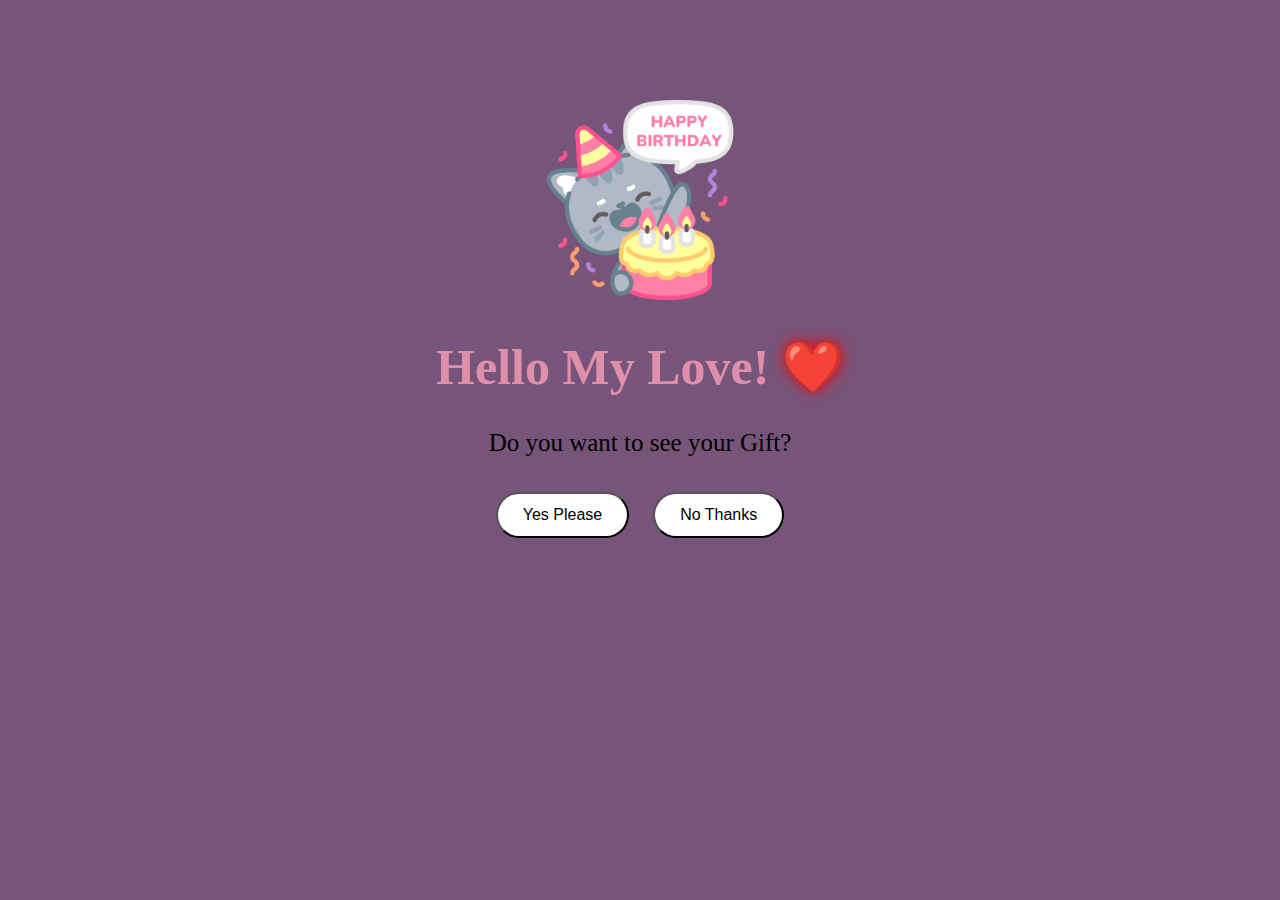
<file: BirthdayLoveSite/index.html>
<!DOCTYPE html>
<html>
<head>
    <title>Hello My Love</title>
    <link rel="stylesheet" href="style.css">
    <style>
        .heart {
    display: inline-block;
    animation: heartbeat 1s infinite;
    transform-origin: center;
}

@keyframes heartbeat {
    0% { transform: scale(1); }
    25% { transform: scale(1.3); }
    50% { transform: scale(1); }
    75% { transform: scale(1.3); }
    100% { transform: scale(1); }
}

.heart {
    display: inline-block;
    animation: float 2s ease-in-out infinite;
}

@keyframes float {
    0% { transform: translateY(0px); }
    50% { transform: translateY(-10px); }
    100% { transform: translateY(0px); }
}
.heart {
    display: inline-block;
    animation: heartbeat 1s infinite;
    color: red;
    text-shadow: 0 0 15px red;
}


#countdown {
    font-size: 28px;
    color: #ff4d6d;
    font-weight: bold;
}

.celebration {
    position: fixed;
    top: 0;
    left: 0;
    width: 100%;
    height: 100%;
    pointer-events: none;
    overflow: hidden;
    display: none;
    z-index: 9999;
}

.popper {
    position: absolute;
    font-size: 30px;
    animation: fall linear forwards;
}

@keyframes fall {
    0% {
        transform: translateY(-50px) rotate(0deg);
        opacity: 1;
    }
    100% {
        transform: translateY(100vh) rotate(720deg);
        opacity: 0;
    }
}
    </style>
</head>
<body class="main-bg">

    <div class="hearts"></div>

    <div class="container">
        <img src="images/happy-birthday.png" class="cat">

        
         <h1>
        Hello My Love! 
        <span class="heart">❤️</span>
        </h1>

        <h2 id="countdown" style="margin-top:10px;"></h2>

<!-- Celebration Container -->
<div id="celebration" class="celebration"></div>

        <p class="question">Do you want to see your Gift?</p>

        <div class="buttons">
            <button onclick="goYes()">Yes Please</button>
            <button onclick="goNo()">No Thanks</button>
        </div>
    </div>

<script src="script.js"></script>
</body>
</html>
</file>
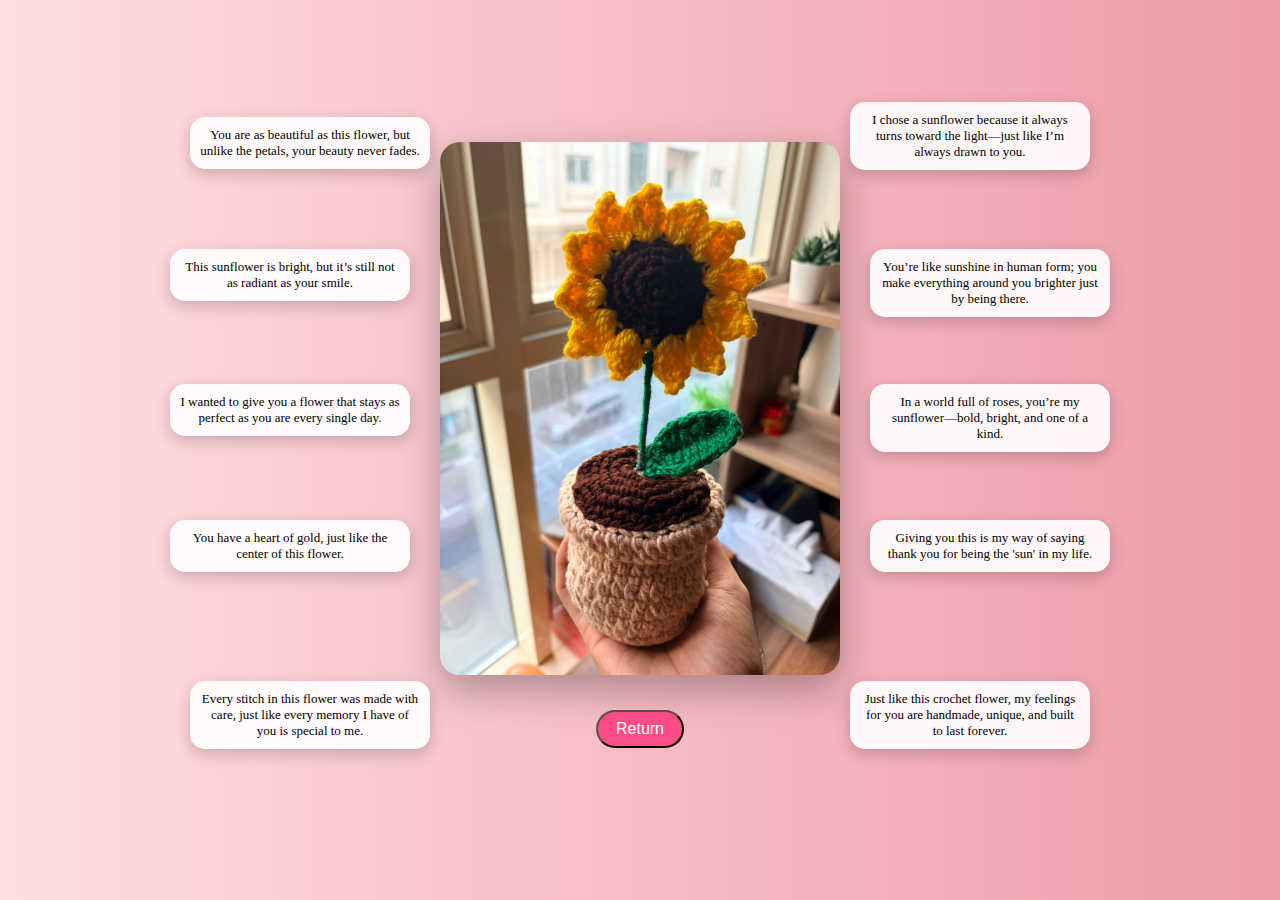
<file: BirthdayLoveSite/bouquet.html>
<!DOCTYPE html>
<html>
<head>
    <title>Bouquet</title>
    <link rel="stylesheet" href="style.css">
    <style>
        .bouquet-new-bg {
    background: linear-gradient(to right, #ffdde1, #ee9ca7);
    height: 100vh;
    display: flex;
    justify-content: center;
    align-items: center;
}

.bouquet-wrapper {
    position: relative;
}

.bouquet-container {
    position: relative;
    display: inline-block;
}

.bouquet-img {
    width: 400px;
    border-radius: 20px;
    box-shadow: 0 15px 40px rgba(0,0,0,0.3);
}

/* Common style for all 10 points */
.point {
    position: absolute;
    width: 45px;
    height: 45px;
    border-radius: 50%;
    border: none;
    background: #ff4d88;
    color: white;
    font-weight: bold;
    cursor: pointer;
    transition: 0.3s;
    box-shadow: 0 5px 15px rgba(0,0,0,0.3);
}

/* Hover effect */
.point:hover {
    transform: scale(1.2);
    background: #ff1a66;
}

/* Positioning (Half Overlapping Image Edges) */

.p1 { top: -20px; left: 20%; }
.p2 { top: -20px; right: 20%; }

.p3 { top: 30%; left: -20px; }
.p4 { top: 30%; right: -20px; }

.p5 { bottom: -20px; left: 20%; }
.p6 { bottom: -20px; right: 20%; }

.p7 { top: 10%; left: -20px; }
.p8 { top: 60%; right: -20px; }

.p9 { bottom: 20%; left: -20px; }
.p10 { bottom: 20%; right: -20px; }





.text-point {
    position: absolute;
    width: 220px;
    font-size: 13px;
    background: rgba(255,255,255,0.9);
    padding: 10px;
    border-radius: 15px;
    box-shadow: 0 5px 15px rgba(0,0,0,0.2);
    transition: 0.3s;
}

.text-point:hover {
    transform: scale(1.05);
}

/* Positioning Around Image */

.t1 { top: -25px; left: -240px; }
.t2 { top: -40px; right: -240px; }

.t3 { top: 20%; left: -260px; }
.t4 { top: 20%; right: -260px; }

.t5 { bottom: -70px; left: -240px; }
.t6 { bottom: -70px; right: -240px; }

.t7 { top: 45%; left: -260px; }
.t8 { top: 45%; right: -260px; }

.t9 { bottom: 20%; left: -260px; }
.t10 { bottom: 20%; right: -260px; }



        .message-box button {
    margin-top: 15px;
    background: #ff4d88;
    color: white;
    border-radius: 20px;
    padding: 8px 18px;
}
 
    </style>
</head>
<body class="bouquet-new-bg">

<div class="bouquet-wrapper">

    <div class="bouquet-container">
        <img src="images/bouquet.jpeg" class="bouquet-img">

        <!-- 10 Romantic Text Points -->
        <div class="text-point t1">You are as beautiful as this flower, but unlike the petals, your beauty never fades.</div>
        <div class="text-point t2">I chose a sunflower because it always turns toward the light—just like I’m always drawn to you.</div>
        <div class="text-point t3">This sunflower is bright, but it’s still not as radiant as your smile.</div>
        <div class="text-point t4">You’re like sunshine in human form; you make everything around you brighter just by being there.</div>
        <div class="text-point t5">Every stitch in this flower was made with care, just like every memory I have of you is special to me.</div>
        <div class="text-point t6">Just like this crochet flower, my feelings for you are handmade, unique, and built to last forever.</div>
        <div class="text-point t7">I wanted to give you a flower that stays as perfect as you are every single day.</div>
        <div class="text-point t8">In a world full of roses, you’re my sunflower—bold, bright, and one of a kind.</div>
        <div class="text-point t9">You have a heart of gold, just like the center of this flower.</div>
        <div class="text-point t10">Giving you this is my way of saying thank you for being the 'sun' in my life.</div>

    </div>
  
    <div id="messageBox" class="message-box">
    <p id="messageText"></p>
    <a href="gift.html"><button>Return</button></a>
</div>

</div>




</body>
</html>

<script src="script.js"></script>
</file>
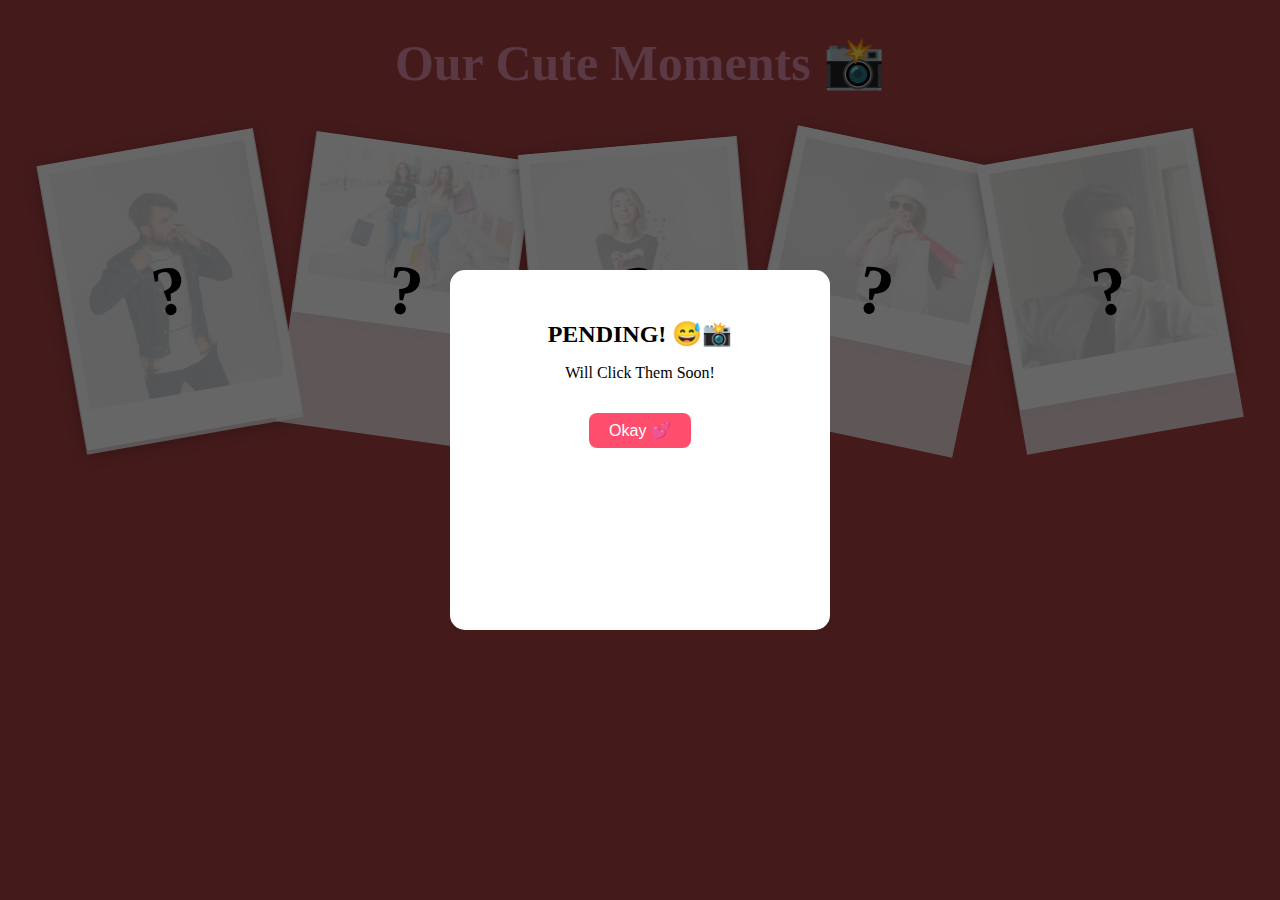
<file: BirthdayLoveSite/gallery.html>
<!DOCTYPE html>
<html>
<head>
    <title>Gallery</title>
    <link rel="stylesheet" href="style.css">

    <style>
        .question-frame {
            width: 200px;
            height: 200px;
            background: white;
            display: flex;
            justify-content: center;
            align-items: center;
            font-size: 60px;
            font-weight: bold;
            border: 10px solid white;
            box-shadow: 0 8px 15px rgba(0,0,0,0.3);
            margin: 20px;
        }

        .img-box {
    position: relative;
    display: inline-block;
}

.overlay {
    position: absolute;
    top: 0;
    left: 0;
    width: 100%;
    height: 100%;
    background: rgba(255,255,255,0.8);
    display: flex;
    justify-content: center;
    align-items: center;
    font-size: 70px;
    font-weight: bold;
    color: black;
}


.popup {
    position: fixed;
    top: 0;
    left: 0;
    width: 100%;
    height: 100%;
    background: rgba(0, 0, 0, 0.6);
    display: flex;
    justify-content: center;
    align-items: center;
    z-index: 999;
}

.popup-content {
    background: white;
    padding: 30px 40px;
    border-radius: 15px;
    text-align: center;
    height: 300px;
    width: 300px;
    animation: popupFade 0.5s ease;
}

.popup-content h2 {
    margin-bottom: 10px;
}

.popup-content button {
    margin-top: 15px;
    padding: 8px 20px;
    border: none;
    background: #ff4d6d;
    color: white;
    border-radius: 8px;
    cursor: pointer;
}

.popup-content button:hover {
    background: #e63950;
}

@keyframes popupFade {
    from {
        transform: scale(0.7);
        opacity: 0;
    }
    to {
        transform: scale(1);
        opacity: 1;
    }
}

        .message-box button {
    margin-top: 15px;
    background: #ff4d88;
    color: white;
    border-radius: 20px;
    padding: 8px 18px;
}
    </style>

</head>
<body class="gallery-bg">


    <!-- Custom Popup -->
<div id="customPopup" class="popup">
    <div class="popup-content">
        <h2>PENDING! 😅📸</h2>
        <p>Will Click Them Soon!</p>
        <button onclick="closePopup()">Okay 💕</button>
    </div>
</div>

<h1 class="gallery-title">Our Cute Moments 📸</h1>

<div class="polaroid-gallery">

    <div class="img-box rotate1">
        <img src="images/bg_1.jpg" class="polaroid">
        <div class="overlay">?</div>
    </div>

    <div class="img-box rotate2">
        <img src="images/image_1.jpg" class="polaroid">
        <div class="overlay">?</div>
    </div>

    <div class="img-box rotate3">
        <img src="images/image_2.jpg" class="polaroid">
        <div class="overlay">?</div>
    </div>

    <div class="img-box rotate4">
        <img src="images/image_3.jpg" class="polaroid">
        <div class="overlay">?</div>
    </div>

    <div class="img-box rotate1">
        <img src="images/person_4.jpg" class="polaroid">
        <div class="overlay">?</div>
    </div>

</div>

   
<div id="messageBox" class="message-box">
    <p id="messageText"></p>
    <a href="gift.html"><button>Return</button></a>
</div>


    <script>
function closePopup() {
    document.getElementById("customPopup").style.display = "none";
}
</script>


</body>
</html>
</file>
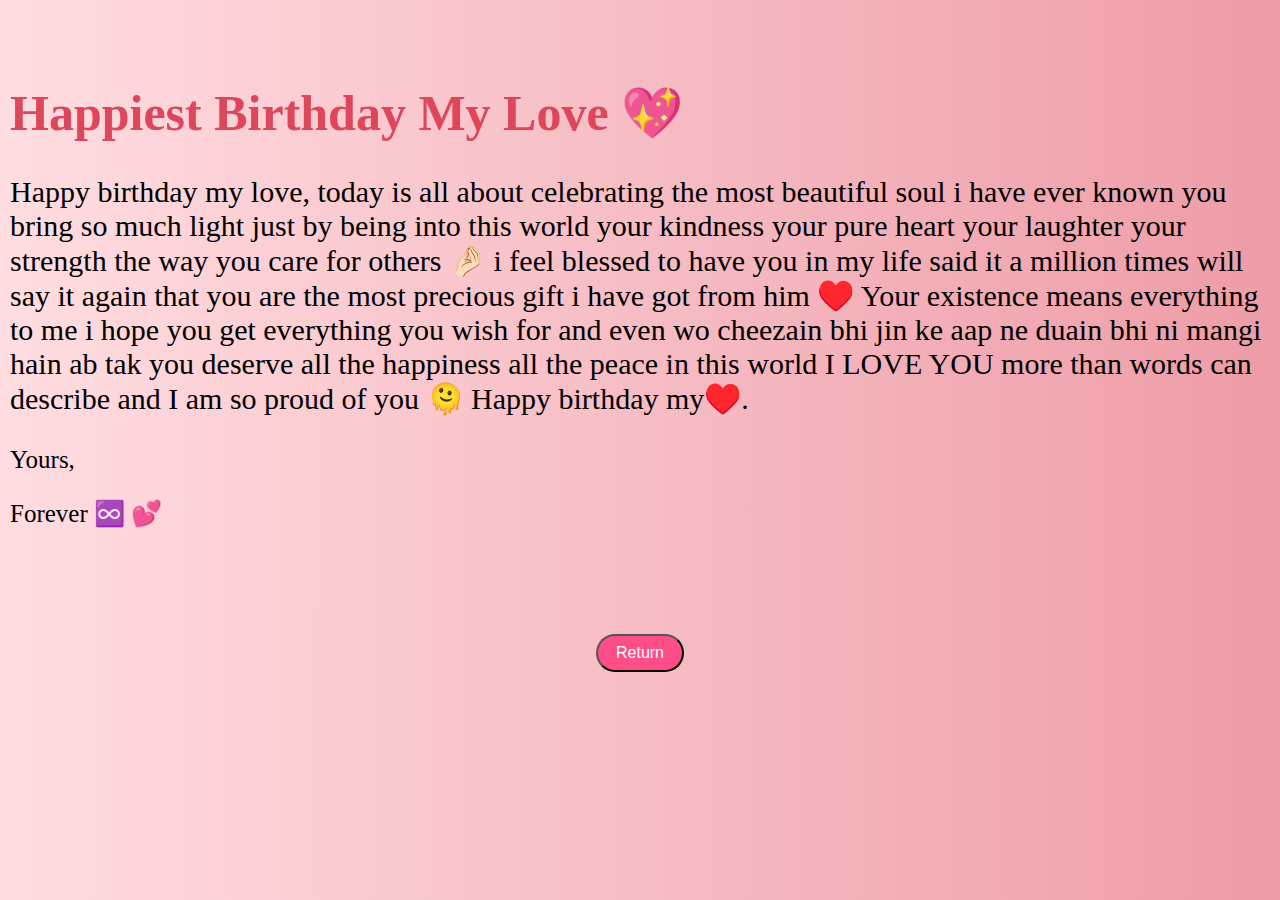
<file: BirthdayLoveSite/letter.html>
<!DOCTYPE html>
<html>

<head>
    <title>Letter</title>
    <link rel="stylesheet" href="style.css">
    <style>
        .message-box button {
            margin-top: 15px;
            background: #ff4d88;
            color: white;
            border-radius: 20px;
            padding: 8px 18px;
        }
    </style>
</head>

<body class="letter-bg">

    <div class="letter">
        <h1>Happiest Birthday My Love 💖</h1>

        <p style="font-size: 30px;">
            Happy birthday my love, today is all about celebrating the most beautiful soul i have ever known you bring
            so much light just by being into this world your kindness your pure heart your laughter your strength the
            way you care for others 🤌🏻 i feel blessed to have you in my life said it a million times will say it again
            that you are the most precious gift i have got from him ♥️
            Your existence means everything to me i hope you get everything you wish for and even wo cheezain bhi jin ke
            aap ne duain bhi ni mangi hain ab tak you deserve all the happiness all the peace in this world I LOVE YOU
            more than words can describe and I am so proud of you 🫠 Happy birthday my♥️.
        </p>
        <p style="font-size: 25px;">Yours,</p>
        <p style="font-size: 25px;">Forever ♾️ 💕</p>

    </div>

    <div id="messageBox" class="message-box">
        <p id="messageText"></p>
        <a href="gift.html"><button>Return</button></a>
    </div>



</body>

</html>
</file>
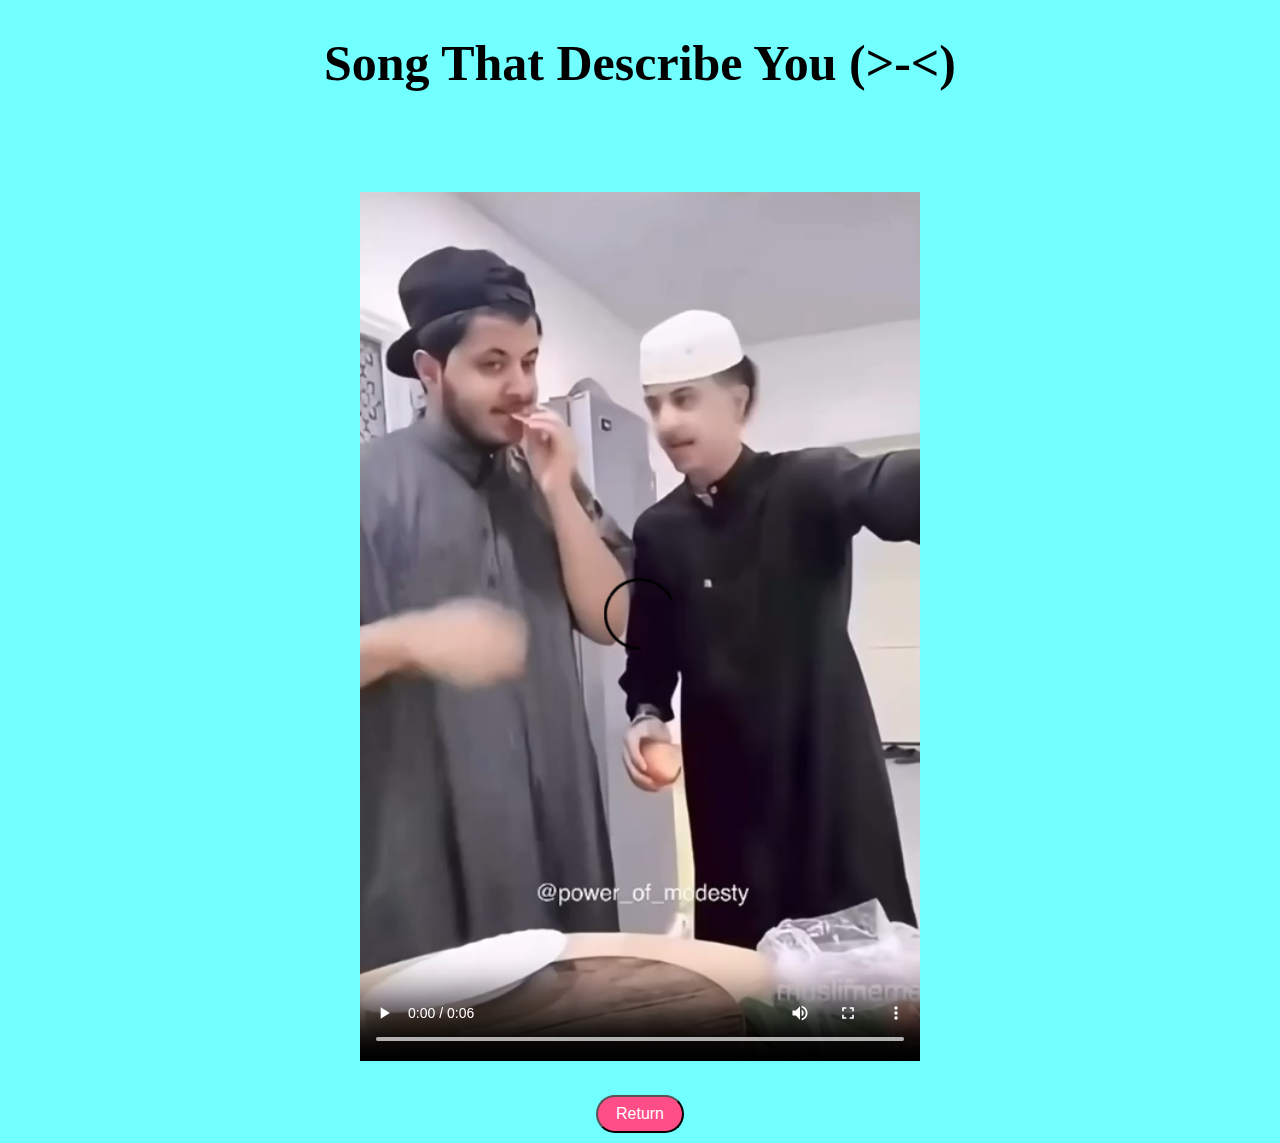
<file: BirthdayLoveSite/memories.html>
<!DOCTYPE html>
<html>
<head>
    <title>Memories</title>
    <link rel="stylesheet" href="style.css">
    <style>
                .message-box button {
    margin-top: 15px;
    background: #ff4d88;
    color: white;
    border-radius: 20px;
    padding: 8px 18px;
}
    </style>
</head>
<body class="memories-bg">

    <h1 style="color: black;">Song That Describe You (>-<) </h1>

<div class="video-frame">
    <video width="560" height="315" controls autoplay loop>
        <source src="images/memory video.mp4" type="video/mp4">
        Your browser does not support the video tag.
    </video>
</div>

<div id="messageBox" class="message-box">
    <p id="messageText"></p>
    <a href="gift.html"><button>Return</button></a>
</div>

</body>
</html>
</file>
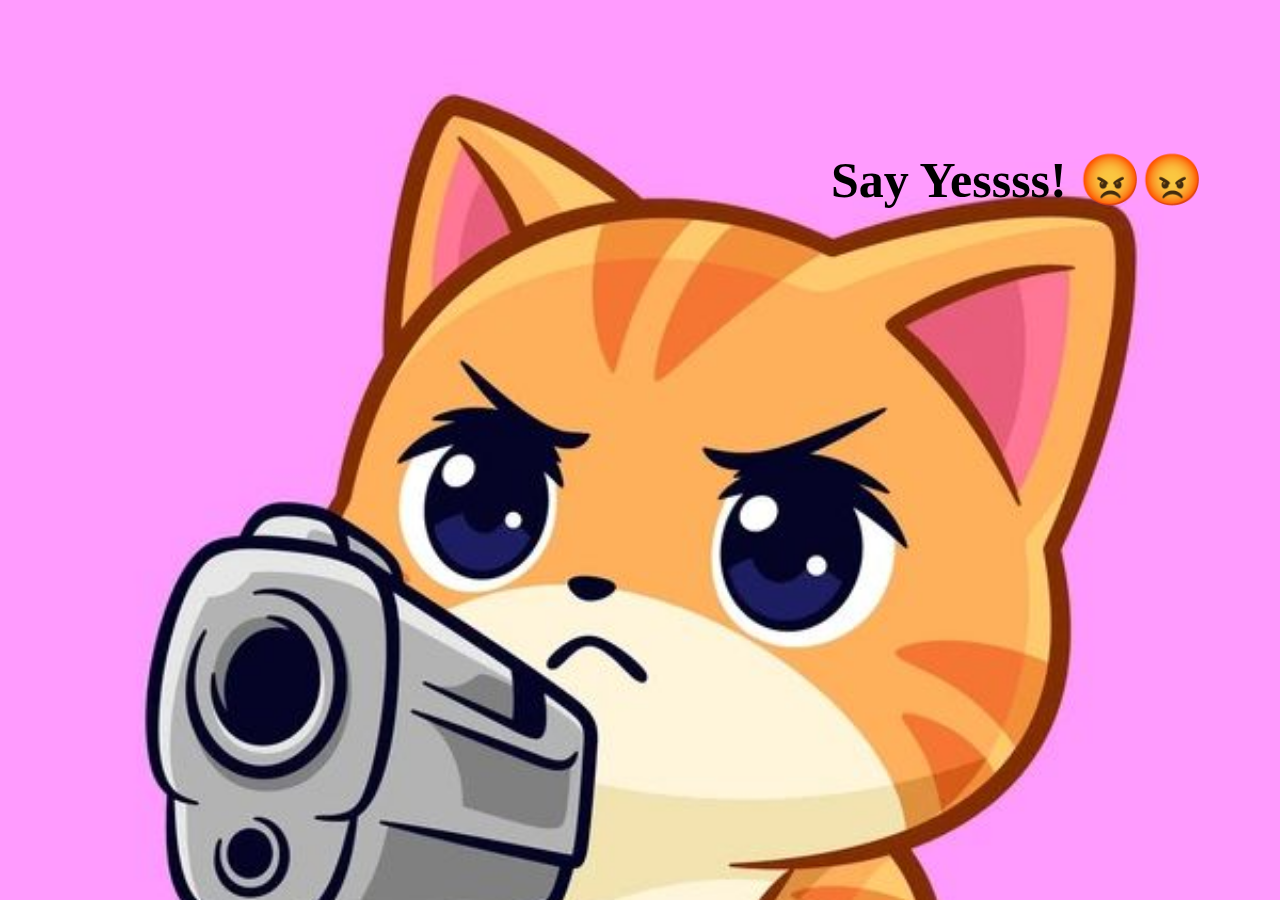
<file: BirthdayLoveSite/no.html>
<!DOCTYPE html>
<html>
<head>
    <title>Say Yes!</title>
    <link rel="stylesheet" href="style.css">
</head>
<body class="no-bg">
    <a href="index.html"><h1 class="say-yes">Say Yessss! 😡😡</h1></a>
</body>
</html>
</file>
<file: BirthdayLoveSite/style.css>
body {
    margin: 0;
    font-family: cursive ;
    text-align: center;
}

/* First Page */
.main-bg {
    background-color: #77547a;
    height: 100vh;
    overflow: hidden;
    
}

.cat {
    margin-top: 100px;
    width: 200px;
}

h1 {
    font-size: 50px;
    color: rgb(224, 143, 170);
}

.question {
    font-size: 25px;
    color: rgb(0, 0, 0);
}

button {
    padding: 12px 25px;
    margin: 10px;
    border:  color  rgb(224, 143, 170);
    border-radius: 25px;
    background: white;
    font-size: 16px;
    cursor: pointer;
    transition: 0.3s;
}

button:hover {
    transform: scale(1.1);
}

/* No Page */
.no-bg {
    background: url('images/No.jpeg') no-repeat center/cover;
    height: 36vh;
    margin-top: 530px;
}

.say-yes {
    position: absolute;
    right: 6%;
    top: 13%;
    color: rgb(0, 0, 0);
    font-size: 50px;
}

/* Gift Page */
.gift-bg {
    background-color: #9ac2b2;
    padding: 50px;
}

.gift-container {
    text-align: center;
    margin-top: 125px;
}

.gift-container h1{
    color: black;
}

.cards {
    display: grid;
    grid-template-columns: repeat(2, 160px);
    grid-template-rows: repeat(2, 160px);
    gap: 20px;
    justify-content: center;   /* horizontal center */
    align-content: center;     /* vertical compact */
    margin-top: 30px;
}

.card {
    width: 160px;
    height: 160px;
    background: white;
    border-radius: 20px;
    display: flex;
    align-items: center;
    justify-content: center;
    cursor: pointer;
    transition: 0.3s ease;
    box-shadow: 0 8px 20px rgba(0,0,0,0.2);
}

.card img {
    width: 70px;
}

.card:hover {
    transform: scale(1.1);
}
/* Gallery */
.gallery-bg {
    background-color: #AA4344;
}

.polaroid-gallery {
    display: flex;
    flex-wrap: wrap;
    justify-content: center;
    gap: 40px;
    padding: 50px;
}

.polaroid {
    width: 200px;
    background: white;
    padding: 10px 10px 40px;
    box-shadow: 0 4px 15px rgba(0,0,0,0.3);
}

.rotate1 { transform: rotate(-10deg); }
.rotate2 { transform: rotate(8deg); }
.rotate3 { transform: rotate(-5deg); }
.rotate4 { transform: rotate(12deg); }

/* Bouquet */
.bouquet-bg {
    background: url('https://images.unsplash.com/photo-1490750967868-88aa4486c946') no-repeat center/cover;
    height: 100vh;
    color: white;
    display: flex;
    justify-content: center;
    align-items: center;
}

.bouquet-messages {
    background: rgba(0,0,0,0.6);
    padding: 40px;
    border-radius: 20px;
}

/* Memories */
.video-frame {
    background-color: rgb(114, 255, 255);
    margin-top: 100px;
}
.memories-bg{
    background-color: rgb(114, 255, 255);
}

/* Letter */
.letter {
     background: linear-gradient(to right, #ffdde1, #ee9ca7);
    text-align: left;
    padding: 50px;
}
.letter h1{
    color: #de475b;
}
.letter-bg{
    background: linear-gradient(to right, #ffdde1, #ee9ca7);
}




/* -------------------- RESPONSIVE FIXES -------------------- */

/* Make images scale without breaking layout */
img, video {
    max-width: 100%;
    height: auto;
}

/* Main container scaling */
.container, .gift-container, .bouquet-container, .letter {
    padding-left: 10px;
    padding-right: 10px;
}

/* Cards grid auto-adjusts on small screens */
.cards {
    grid-template-columns: repeat(auto-fit, minmax(120px, 1fr));
    gap: 15px;
}
/* ------------------------- GIFT CARDS ------------------------- */
.cards {
    display: grid;
    grid-template-columns: repeat(2, 160px); /* 2 columns */
    grid-template-rows: repeat(2, 160px);    /* 2 rows */
    gap: 20px;
    justify-content: center;   /* horizontal center */
    align-content: center;     /* vertical compact */
    margin-top: 30px;
}

/* Make cards responsive */
@media (max-width: 768px) {
    .cards {
        grid-template-columns: repeat(2, 120px);
        grid-template-rows: repeat(2, 120px);
        gap: 15px;
    }
}

@media (max-width: 480px) {
    .cards {
        grid-template-columns: repeat(2, 100px);
        grid-template-rows: repeat(2, 100px);
        gap: 10px;
    }
    .card img {
        width: 60%;
    }
}

/* Polaroid gallery scaling */
.polaroid-gallery {
    flex-wrap: wrap;
    gap: 15px;
    padding: 20px;
}

.polaroid {
    width: 90%;
    max-width: 200px;
}

/* Bouquet points stay proportional */
.text-point {
    width: min(220px, 20vw);
    font-size: clamp(10px, 1.2vw, 13px);
    padding: 6px;
}

/* Hearts and floating elements scale */
.heart, .heart-gift, .floating-balloons span, .popper {
    font-size: clamp(20px, 5vw, 50px);
}

/* Fix button sizes on small screens */
button {
    padding: clamp(8px, 2vw, 12px) clamp(15px, 4vw, 25px);
    font-size: clamp(14px, 3vw, 16px);
}

/* Adjust fixed positions on very small screens */
@media (max-width: 768px) {
    .say-yes { font-size: 35px; top: 50%; right: 5%; }
    .cat { width: 35%; margin-top: 30px; }
    .question { font-size: 20px; }
    .gift-bg, .bouquet-bg, .letter-bg { padding: 20px; }
}

/* Mobile screens */
@media (max-width: 480px) {
    .say-yes { font-size: 28px; top: 45%; right: 5%; }
    h1 { font-size: 28px; }
    h2 { font-size: 22px; }
    .cat { width: 50%; margin-top: 20px; }
    .question { font-size: 18px; }
    .cards { grid-template-columns: repeat(auto-fit, minmax(100px, 1fr)); gap: 10px; }
    .text-point { font-size: 10px; width: 150px; }
    .letter p { font-size: 16px; }
}
</file>
